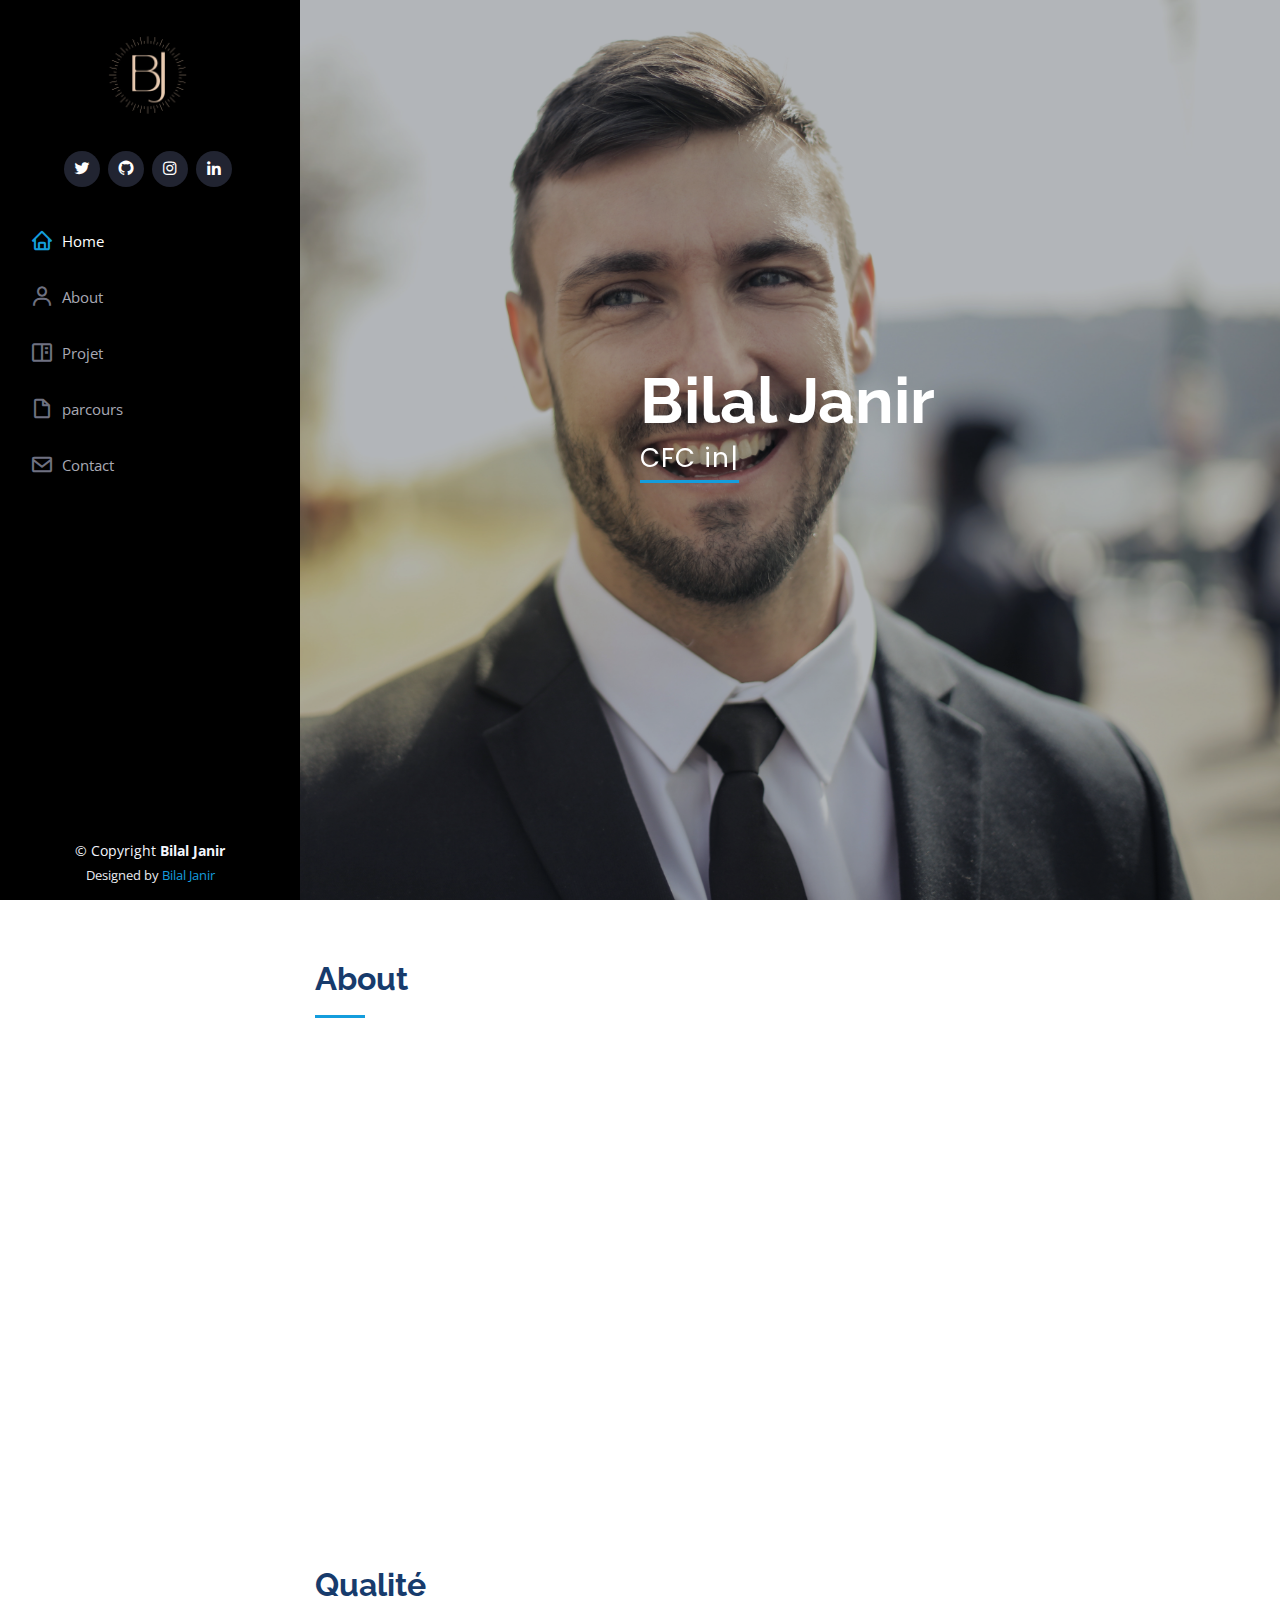
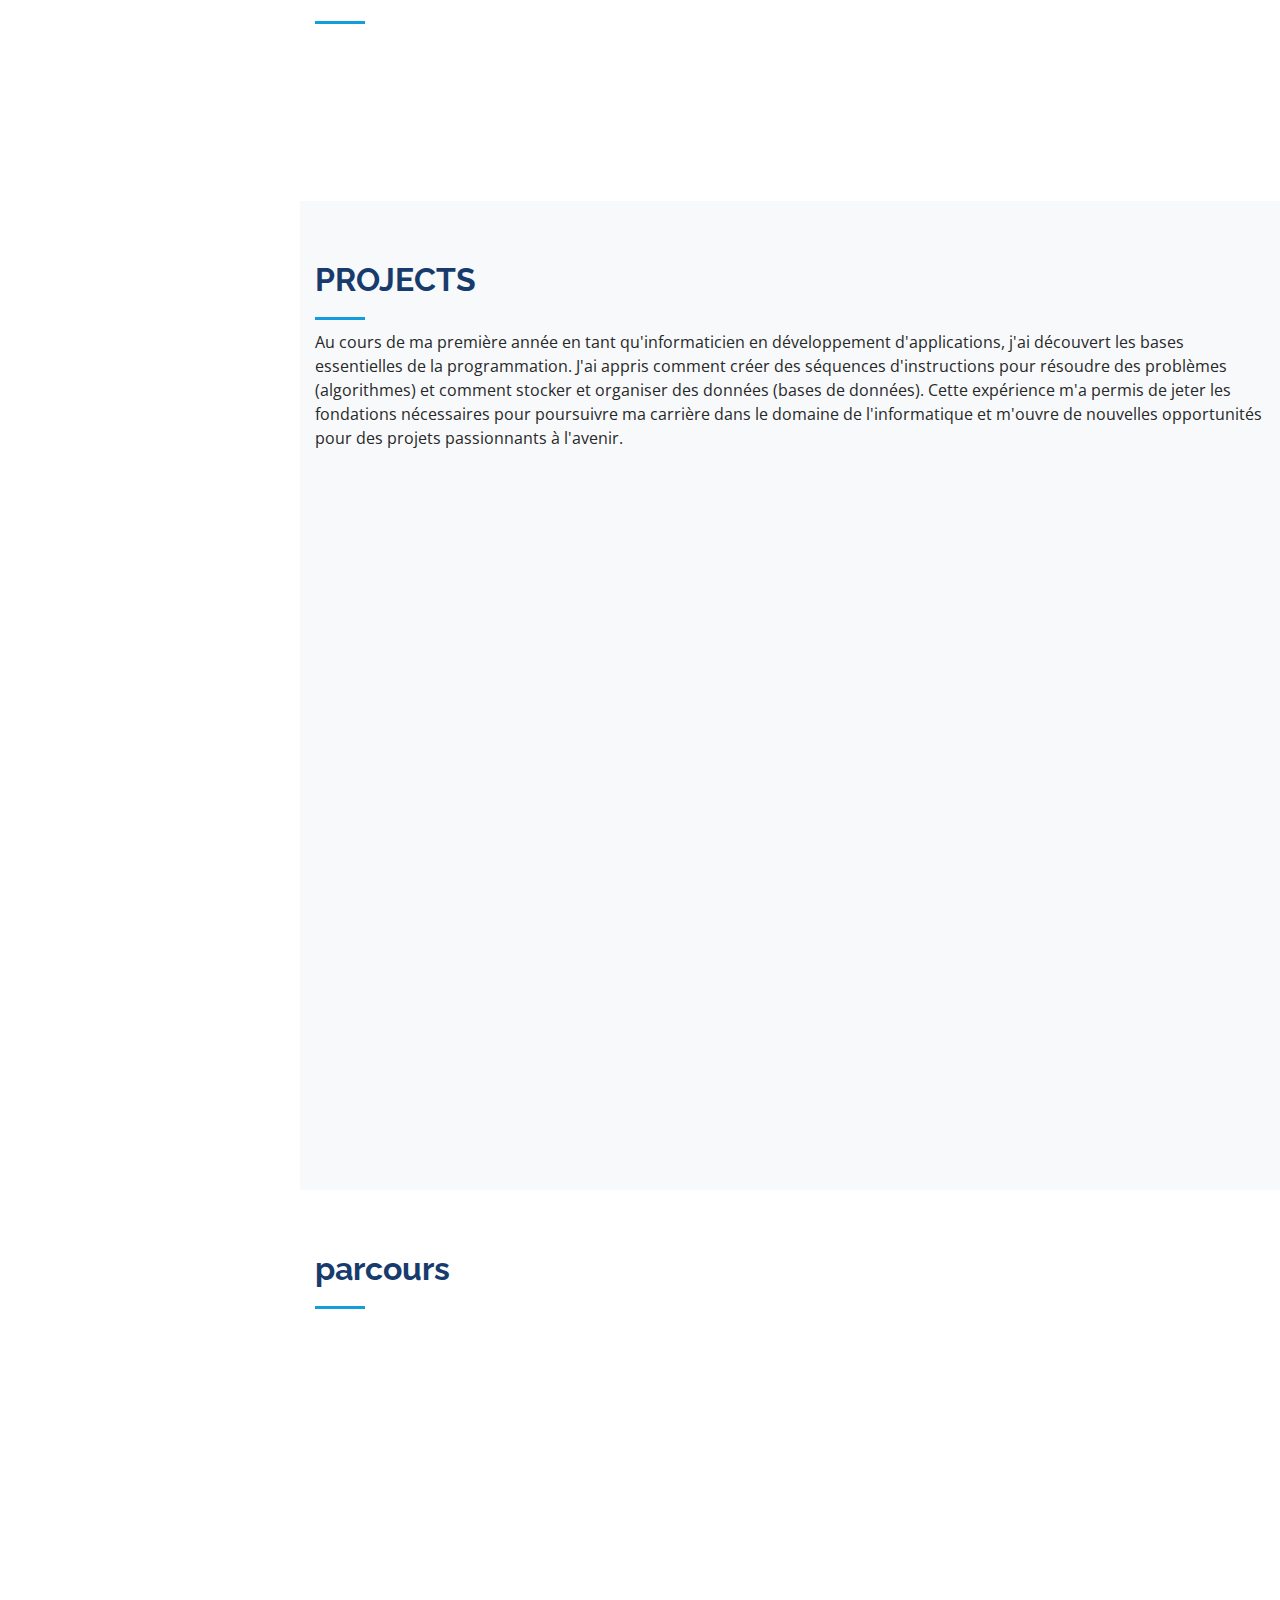
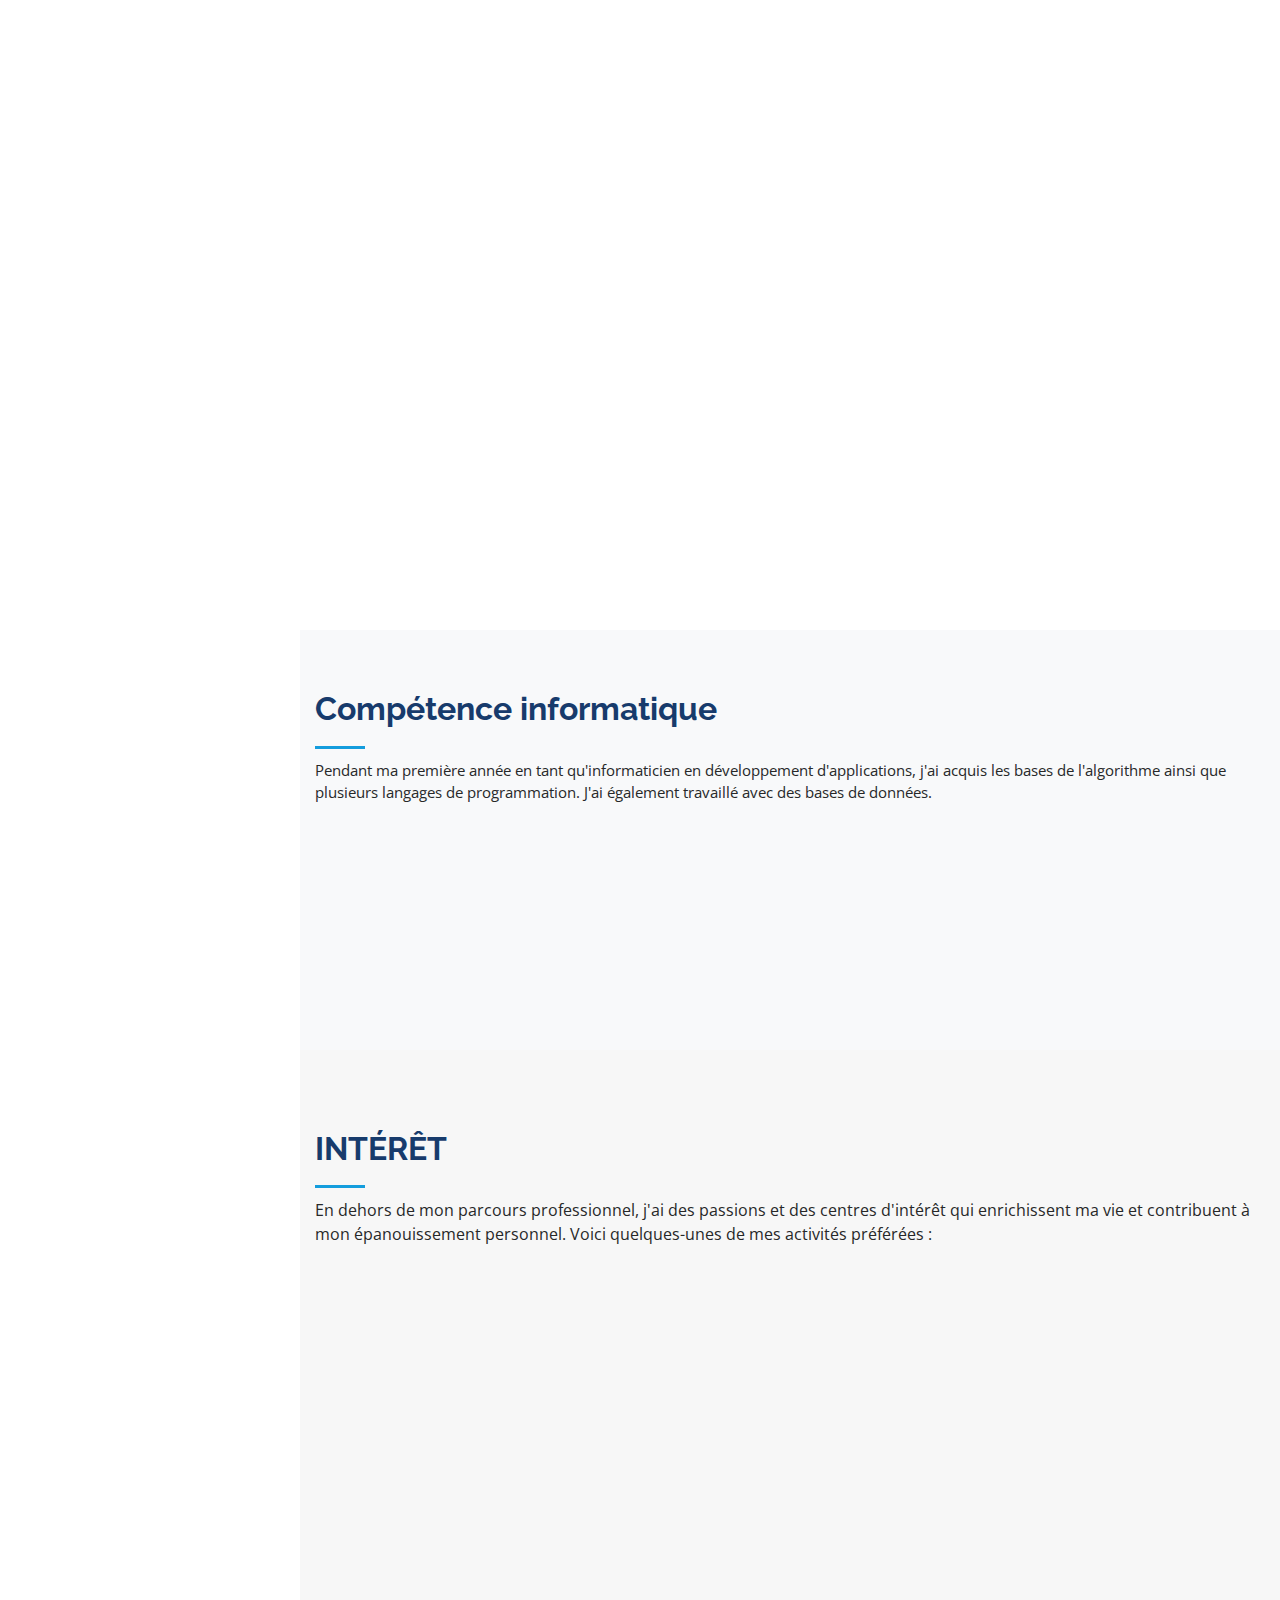
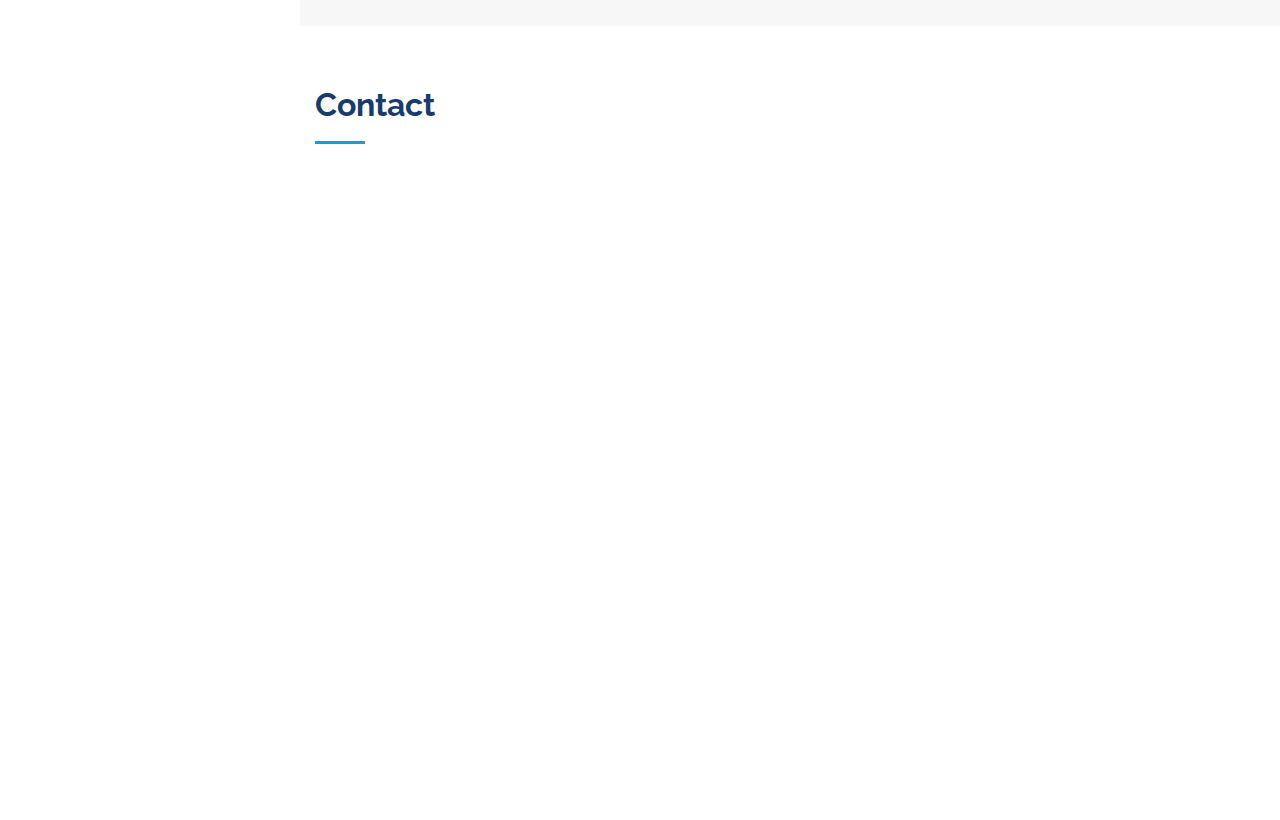
<file: index.html>
<!DOCTYPE html>
<html lang="fr">
<head>
    <meta charset="utf-8">
    <meta content="width=device-width, initial-scale=1.0" name="viewport">
    <title>Portfolio</title>
    <meta content="" name="description">
    <meta content="" name="keywords">
    <link href="https://fonts.googleapis.com/css?family=Open+Sans:300,300i,400,400i,600,600i,700,700i|Raleway:300,300i,400,400i,500,500i,600,600i,700,700i|Poppins:300,300i,400,400i,500,500i,600,600i,700,700i" rel="stylesheet">
    <link href="assets/vendor/bootstrap/css/bootstrap.min.css" rel="stylesheet">
    <link href="assets/vendor/icofont/icofont.min.css" rel="stylesheet">
    <link href="assets/vendor/boxicons/css/boxicons.min.css" rel="stylesheet">
    <link href="assets/vendor/venobox/venobox.css" rel="stylesheet">
    <link href="assets/vendor/owl.carousel/assets/owl.carousel.min.css" rel="stylesheet">
    <link href="assets/vendor/aos/aos.css" rel="stylesheet">
    <link href="assets/css/style.css" rel="stylesheet">

</head>
<body>
<button type="button" class="mobile-nav-toggle d-xl-none"><i class="icofont-navigation-menu"></i></button>

<header id="header">
    <div class="d-flex flex-column">

        <div class="profile">
            <img src="assets/img/img1.png" alt="">
            <div class="social-links mt-3 text-center">
                <a href="#" class="twitter"><i class="bx bxl-twitter"></i></a>
                <a href="https://github.com/Bilaljanir" class="github"><i class="bx bxl-github"></i></a>
                <a href="#" class="instagram"><i class="bx bxl-instagram"></i></a>
                <a href="#" class="linkedin"><i class="bx bxl-linkedin"></i></a>
            </div>
        </div>

        <nav class="nav-menu">
            <ul>
                <li class="active"><a href="index.html"><i class="bx bx-home"></i> <span>Home</span></a></li>
                <li><a href="#about"><i class="bx bx-user"></i> <span>About</span></a></li>
                <li><a href="#projet"><i class="bx bx-book-content"></i>Projet</a></li>
                <li><a href="#resume"><i class="bx bx-file-blank"></i> <span>parcours</span></a></li>
                <li><a href="#contact"><i class="bx bx-envelope"></i>Contact</a></li>
            </ul>
        </nav>
        <button type="button" class="mobile-nav-toggle d-xl-none"><i class="icofont-navigation-menu"></i></button>
    </div>
</header>

<main id="main">

<section id="hero" class="d-flex flex-column justify-content-center align-items-center">
    <div class="hero-container" data-aos="fade-in">
        <h1>Bilal Janir</h1>
        <p><span class="typed" data-typed-items="CFC informaticien en development d'application"></span></p>
    </div>
</section>
<section id="about" class="about">
    <div class="container">

        <div class="section-title">
            <h2>About</h2>
        </div>

        <div class="row">
            <div class="col-lg-4" data-aos="fade-right" style="margin-top: 15px;">
                <img src="assets/img/img3.jpg" class="img-fluid" alt="">
            </div>

            <div class="col-lg-8 pt-4 pt-lg-0 content" data-aos="fade-left">
                <h3>Apprentis informaticien dévellopement d'application.</h3>
                <p class="font-italic" style="color: #1c7430">
                    CHEZ JOBTRK SCHOOL
                </p>
                <div class="row">
                    <div class="col-lg-6">
                        <ul>
                            <li><i class="icofont-rounded-right"></i> <strong>Birthday:</strong> 1 Janvier 2003</li>
                            <li><i class="icofont-rounded-right"></i> <strong>Nationality:</strong> Libanais / Syrien</li>
                            <li><i class="icofont-rounded-right"></i> <strong>Date d'arriver en suisse:</strong> Octobre 2017</li>
                        </ul>
                    </div>
                    <div class="col-lg-6">
                        <ul>
                            <li><i class="icofont-rounded-right"></i> <strong>Language:</strong> Arabe / Français / Anglais </li>
                            <li><i class="icofont-rounded-right"></i> <strong>Email:</strong> bilaljanir@gmail.com</li>
                            <li><i class="icofont-rounded-right"></i> <strong>City:</strong> Yverdon-Les-Bains</li>
                        </ul>
                    </div>
                </div>
                <p style="font-size: 15px">
                    "Je suis actuellement en apprentissage en 1ʳᵉ année informatique ! Passionné par les technologies numériques, j'ai saisi l'opportunité de me former dans ce domaine en constante évolution. Mon objectif est d'acquérir des compétences solides en programmation, gestion de projets et résolution de problèmes informatiques. Je suis ravi de cette expérience d'apprentissage et déterminé à contribuer au monde de l'informatique avec enthousiasme et dévouement."                </p>
            </div>
        </div>
    </div>
</section>
    <section id="facts" class="facts">
        <div class="container">
            <div class="section-title">
                <h2>Qualité</h2>
            </div>
            <div class="row no-gutters">
                <div class="col-lg-3 col-md-6 d-md-flex align-items-md-stretch" data-aos="fade-up">
                    <div class="count-box">
                        <i class="icofont-simple-smile"></i>
                        <p><strong>Esprit créatif</strong></p>
                    </div>
                </div>
                <div class="col-lg-3 col-md-6 d-md-flex align-items-md-stretch" data-aos="fade-up" data-aos-delay="100">
                    <div class="count-box">
                        <i class="icofont-clip-board"></i>
                        <p><strong>Précis et Organisé</strong></p>
                    </div>
                </div>
                <div class="col-lg-3 col-md-6 d-md-flex align-items-md-stretch" data-aos="fade-up" data-aos-delay="200">
                    <div class="count-box">
                        <i class="icofont-people"></i>
                        <p><strong>Travail en équipe</strong></p>
                    </div>
                </div>
                <div class="col-lg-3 col-md-6 d-md-flex align-items-md-stretch" data-aos="fade-up" data-aos-delay="300">
                    <div class="count-box">
                        <i class="icofont-runner-alt-1"></i>
                        <p><strong>Gestion de stress</strong></p>
                    </div>
                </div>

            </div>
        </div>
    </section>
    <section id="projet" class="portfolio section-bg">
        <div class="container">
            <div class="section-title">
                <h2>PROJECTS</h2>
                <p>Au cours de ma première année en tant qu'informaticien en développement d'applications, j'ai découvert les bases essentielles de la programmation. J'ai appris comment créer des séquences d'instructions pour résoudre des problèmes (algorithmes) et comment stocker et organiser des données (bases de données). Cette expérience m'a permis de jeter les fondations nécessaires pour poursuivre ma carrière dans le domaine de l'informatique et m'ouvre de nouvelles opportunités pour des projets passionnants à l'avenir.</p>
            </div>
            <div class="row portfolio-container" data-aos="fade-up" data-aos-delay="100">
                <div class="col-lg-4 col-md-6 portfolio-item filter-app">
                    <div class="portfolio-wrap">
                        <img src="assets/img/img4.png" class="img-fluid" alt="">
                        <div class="portfolio-links">
                            <a href="projet.html" title="App 1"><i class="bx bx-plus"></i></a>
                        </div>
                        <h3>Projet Static</h3>
                        <p class="tags">
                            <span class="tag tag-html">HTML</span>
                            <span class="tag tag-css">CSS</span>
                        </p>
                </div>
                </div>
                <div class="col-lg-4 col-md-6 portfolio-item filter-app">
                    <div class="portfolio-wrap">
                        <img src="assets/img/img5.png" class="img-fluid" alt="">
                        <div class="portfolio-links">
                            <a href="projet.html" title="App 2"><i class="bx bx-plus"></i></a>
                        </div>
                        <h3>Blog Laravel</h3>
                        <p class="tags">
                            <span class="tag tag-laravel">Laravel</span>
                            <span class="tag tag-html">HTML</span>
                            <span class="tag tag-css">CSS</span>
                        </p>
                    </div>
                </div>
                <div class="col-lg-4 col-md-6 portfolio-item filter-app">
                    <div class="portfolio-wrap">
                        <img src="assets/img/img6.png" class="img-fluid" alt="">
                        <div class="portfolio-links">
                            <a href="projet.html" title="App 3"><i class="bx bx-plus"></i></a>
                        </div>
                        <h3>Calculateur Moyenne</h3>
                        <p class="tags">
                            <span class="tag tag-php">PHP</span>
                            <span class="tag tag-html">HTML</span>
                            <span class="tag tag-css">CSS</span>
                        </p>
                    </div>
                </div>
                <div class="col-lg-4 col-md-6 portfolio-item filter-app">
                    <div class="portfolio-wrap">
                        <img src="assets/img/img7.png" class="img-fluid" alt="">
                        <div class="portfolio-links">
                            <a href="projet.html" title="App 4"><i class="bx bx-plus"></i></a>
                        </div>
                        <h3>Gestion de Budget</h3>
                        <p class="tags">
                            <span class="tag tag-new">Python</span>
                            <span class="tag tag-html">HTML</span>
                            <span class="tag tag-css">CSS</span>
                        </p>
                    </div>
                </div>
            </div>
        </div>
    </section>
    <section id="resume" class="resume">
        <div class="container">

            <div class="section-title">
                <h2>parcours</h2>
            </div>
            <div class="row">
                <div class="col-lg-6" data-aos="fade-up">
                    <h3 class="resume-title">Actuellemt</h3>
                    <div class="resume-item pb-0">
                        <h4>Apprentis informaticien chez JOBTREK SCHOOL</h4>
                        <p><em>Lausanne</em></p>
                        <h5>2023 - 2024</h5>
                        <p><em>Je passe actuellement ma première année d'apprentissage à Jobtrk. C'est une fondation suisse qui contribue à offrir un avenir et de l’espérance aux jeunes. Son offre complète se construit autour d’un lien fort avec les entreprises </em></p>
                    </div>
                    <h3 class="resume-title">Education</h3>
                    <div class="resume-item">
                        <h4>Ecole obligatoire</h4>
                        <p><em>Yverdon-les-Bains </em></p>
                        <h5>2018 - 2020</h5>
                        <p>Certificat de fin scolarité</p>
                    </div>
                    <div class="resume-item">
                        <h4>Mesure Transition</h4>
                        <p><em>Yverdon-les-Bains</em></p>
                        <h5>2021 - 2022</h5>
                        <p><em>EDT et SEMO</em></p>
                        <p>Pendant ces 2 ans, j'ai été à la recherche d'une place d'apprentissage dans le domaine de la technologie, car je suis passionné par ce domaine. La technologie est un secteur en constante évolution, et je souhaitais acquérir des compétences pratiques et théoriques pour contribuer aux avancées technologiques de demain.</p>                    </div>
                </div>
                <div class="col-lg-6" data-aos="fade-up" data-aos-delay="100">
                    <h3 class="resume-title">Professional Experience</h3>
                    <div class="resume-item">
                        <h4>Employé chez mcdonald's</h4>
                        <p><em>Lully FR</em></p>
                        <h5>1 janvier 2022 -> Present</h5>
                        <p>Je travaille chez mcdonald's pendant mes vacances et le week-end avant que je commence mon apprentissage et actuellement je travaille 8 heures par semaine. </p>
                        <li>Cette expérience me permet de développer des compétences en travail d'équipe, en service à la clientèle et en gestion du temps</li>
                    </div>
                </div>
            </div>
        </div>
    </section>
    <section id="skills" class="skills section-bg">
        <div class="container">
            <div class="section-title">
                <h2>Compétence informatique</h2>
                <p style="font-size: 15px">Pendant ma première année en tant qu'informaticien en développement d'applications, j'ai acquis les bases de l'algorithme ainsi que plusieurs langages de programmation. J'ai également travaillé avec des bases de données.</p>
            </div>
            <div class="row skills-content">
                <div class="col-lg-6" data-aos="fade-up">
                    <div class="progress">
                        <span class="skill">HTML <i class="val"></i></span>
                        <div class="progress-bar-wrap">
                            <div class="progress-bar" role="progressbar" aria-valuenow="90" aria-valuemin="0" aria-valuemax="50"></div>
                        </div>
                    </div>

                    <div class="progress">
                        <span class="skill">CSS <i class="val"></i></span>
                        <div class="progress-bar-wrap">
                            <div class="progress-bar" role="progressbar" aria-valuenow="90" aria-valuemin="0" aria-valuemax="100"></div>
                        </div>
                    </div>
                    <div class="progress">
                        <span class="skill">JavaScript <i class="val"></i></span>
                        <div class="progress-bar-wrap">
                            <div class="progress-bar" role="progressbar" aria-valuenow="50" aria-valuemin="0" aria-valuemax="100"></div>
                        </div>
                    </div>

                </div>
                <div class="col-lg-6" data-aos="fade-up" data-aos-delay="100">
                    <div class="progress">
                        <span class="skill">PHP <i class="val"></i></span>
                        <div class="progress-bar-wrap">
                            <div class="progress-bar" role="progressbar" aria-valuenow="60" aria-valuemin="0" aria-valuemax="100"></div>
                        </div>
                    </div>
                    <div class="progress">
                        <span class="skill">Python <i class="val"></i></span>
                        <div class="progress-bar-wrap">
                            <div class="progress-bar" role="progressbar" aria-valuenow="50" aria-valuemin="0" aria-valuemax="100"></div>
                        </div>
                    </div>
                    <div class="progress">
                        <span class="skill">Java<i class="val"></i></span>
                        <div class="progress-bar-wrap">
                            <div class="progress-bar" role="progressbar" aria-valuenow="30" aria-valuemin="0" aria-valuemax="100"></div>
                        </div>
                    </div>
                </div>
            </div>
        </div>
    </section>
    <section id="interets" class="section-bg">
        <div class="container">
            <div class="section-title">
                <h2>INTÉRÊT</h2>
                <p>En dehors de mon parcours professionnel, j'ai des passions et des centres d'intérêt qui enrichissent ma vie et contribuent à mon épanouissement personnel. Voici quelques-unes de mes activités préférées :</p>
            </div>
            <div class="row">
                <div class="col-lg-4 col-md-6" data-aos="fade-up">
                    <div class="icon-box">
                        <i class="icofont-bicycle"></i>
                        <h4>Vélo</h4>
                        <p>Lorsqu'il fait beau et je n'ai rien à faire</p>
                    </div>
                </div>
                <div class="col-lg-4 col-md-6" data-aos="fade-up" data-aos-delay="100">
                    <div class="icon-box">
                        <i class="icofont-dumbbell"></i>
                        <h4>Fitness</h4>
                        <p>Je fais le fitness pour prendre soin de mon corps, améliorer ma santé et me sentir plein d'énergie au quotidien.</p>
                    </div>
                </div>
                <div class="col-lg-4 col-md-6" data-aos="fade-up" data-aos-delay="200">
                    <div class="icon-box">
                        <i class="icofont-tree-alt"></i>
                        <h4>Balade dans la nature</h4>
                        <p>Les balades dans la nature sont pour moi un moyen de me détendre. J'aime partir pour découvrir des nouveaux endroits</p>
                    </div>
                </div>
            </div>
        </div>
    </section>

    <section id="contact" class="contact">
        <div class="container">
            <div class="section-title">
                <h2>Contact</h2>
            </div>

            <div class="row" data-aos="fade-in">
                <div class="col-lg-5 d-flex align-items-stretch">
                    <div class="info">
                        <div class="address">
                            <i class="icofont-google-map"></i>
                            <h4>Location:</h4>
                            <p>Yverdon-les-Bains, Rue de la Plaine 53</p>
                        </div>

                        <div class="email">
                            <i class="icofont-envelope"></i>
                            <h4>Email:</h4>
                            <p>bilaljanir@gmail.com</p>
                        </div>

                        <div class="phone">
                            <i class="icofont-phone"></i>
                            <h4>Call:</h4>
                            <p>+77 952 40 42</p>
                        </div>
                    </div>
                </div>

                <div class="col-lg-7 d-flex align-items-stretch">
                    <div class="info">
                        <div class="map">
                            <iframe src="https://www.google.com/maps/embed?pb=!1m18!1m12!1m3!1d2732.3747438138657!2d6.640062655953613!3d46.77721969690341!2m3!1f0!2f0!3f0!3m2!1i1024!2i768!4f13.1!3m3!1m2!1s0x478dcf90117f180d%3A0xa51366e347878271!2sRue%20de%20la%20Plaine%2053%2C%201400%20Yverdon-les-Bains!5e0!3m2!1sfr!2sch!4v1691412011111!5m2!1sfr!2sch" width="100%" height="450" style="border:0;" allowfullscreen="" loading="lazy" referrerpolicy="no-referrer-when-downgrade"></iframe>
                        </div>
                    </div>
                </div>
            </div>
        </div>
    </section>


</main>
<footer id="footer">
    <div class="container">
        <div class="copyright">
            &copy; Copyright <strong><span>Bilal Janir</span></strong>
        </div>
        <div class="credits">
            Designed by <a href="#">Bilal Janir</a>
        </div>
    </div>
</footer>
<a href="#" class="back-to-top"><i class="icofont-simple-up"></i></a>


<script src="assets/vendor/jquery/jquery.min.js"></script>
<script src="assets/vendor/bootstrap/js/bootstrap.bundle.min.js"></script>
<script src="assets/vendor/jquery.easing/jquery.easing.min.js"></script>
<script src="assets/vendor/waypoints/jquery.waypoints.min.js"></script>
<script src="assets/vendor/counterup/counterup.min.js"></script>
<script src="assets/vendor/isotope-layout/isotope.pkgd.min.js"></script>
<script src="assets/vendor/venobox/venobox.min.js"></script>
<script src="assets/vendor/owl.carousel/owl.carousel.min.js"></script>
<script src="assets/vendor/typed.js/typed.min.js"></script>
<script src="assets/vendor/aos/aos.js"></script>
<script src="assets/js/main.js"></script>

    </body>

</html>
</file>
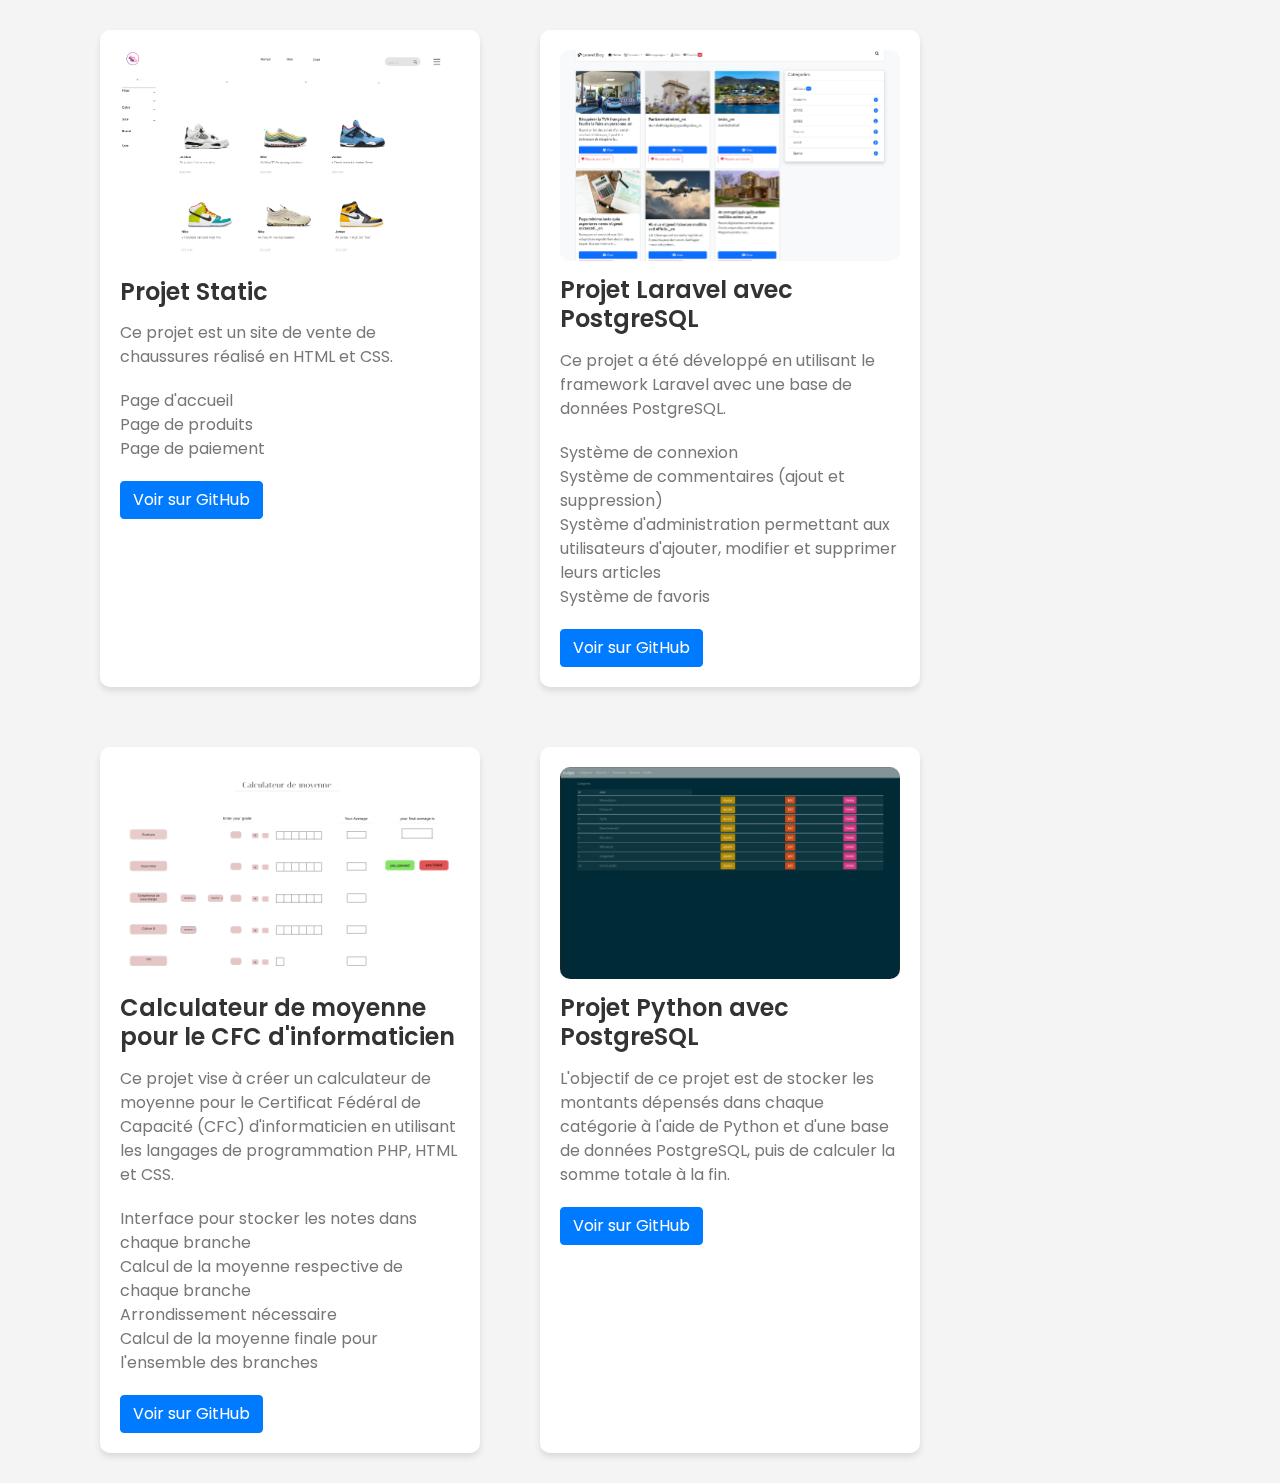
<file: projet.html>
<!DOCTYPE html>
<html lang="fr">
<head>
    <meta charset="UTF-8">
    <meta name="viewport" content="width=device-width, initial-scale=1.0">
    <meta http-equiv="X-UA-Compatible" content="ie=edge">
    <title>Projets</title>
    <link href="https://fonts.googleapis.com/css?family=Open+Sans:300,400,600,700|Raleway:300,400,500,600,700|Poppins:300,400,500,600,700" rel="stylesheet">
    <link href="assets/vendor/bootstrap/css/bootstrap.min.css" rel="stylesheet">
    <link href="assets/vendor/icofont/icofont.min.css" rel="stylesheet">
    <link href="assets/vendor/boxicons/css/boxicons.min.css" rel="stylesheet">
    <link href="assets/vendor/venobox/venobox.css" rel="stylesheet">
    <link href="assets/vendor/owl.carousel/assets/owl.carousel.min.css" rel="stylesheet">
    <link href="assets/vendor/aos/aos.css" rel="stylesheet">
    <link href="assets/css/projet.css" rel="stylesheet">
</head>
<body>

<section id="projet" class="portfolio section-bg">
    <div class="container">
        <div class="row portfolio-container">
            <div class="col-lg-4 col-md-6 portfolio-item filter-app" data-aos="fade-up">
                <div class="portfolio-wrap">
                    <img src="assets/img/img4.png" class="img-fluid" alt="">
                    <h3>Projet Static</h3>
                    <p>Ce projet est un site de vente de chaussures réalisé en HTML et CSS.</p>
                    <ul>
                        <li>Page d'accueil</li>
                        <li>Page de produits</li>
                        <li>Page de paiement</li>
                    </ul>
                    <a href="https://github.com/Bilaljanir/22_static_site_team2" class="btn btn-primary">Voir sur GitHub</a>
                </div>
            </div>
            <div class="col-lg-4 col-md-6 portfolio-item filter-app" data-aos="fade-up">
                <div class="portfolio-wrap">
                    <img src="assets/img/img5.png" class="img-fluid" alt="">
                    <h3>Projet Laravel avec PostgreSQL</h3>
                    <p>Ce projet a été développé en utilisant le framework Laravel avec une base de données PostgreSQL.</p>
                    <ul>
                        <li>Système de connexion</li>
                        <li>Système de commentaires (ajout et suppression)</li>
                        <li>Système d'administration permettant aux utilisateurs d'ajouter, modifier et supprimer leurs articles</li>
                        <li>Système de favoris</li>
                    </ul>
                    <a href="https://github.com/Bilaljanir/blog-php" class="btn btn-primary">Voir sur GitHub</a>
                </div>
            </div>
            <div class="col-lg-4 col-md-6 portfolio-item filter-app" data-aos="fade-up">
                <div class="portfolio-wrap">
                    <img src="assets/img/img6.png" class="img-fluid" alt="">
                    <h3>Calculateur de moyenne pour le CFC d'informaticien</h3>
                    <p>Ce projet vise à créer un calculateur de moyenne pour le Certificat Fédéral de Capacité (CFC) d'informaticien en utilisant les langages de programmation PHP, HTML et CSS.</p>
                    <ul>
                        <li>Interface pour stocker les notes dans chaque branche</li>
                        <li>Calcul de la moyenne respective de chaque branche</li>
                        <li>Arrondissement nécessaire</li>
                        <li>Calcul de la moyenne finale pour l'ensemble des branches</li>
                    </ul>
                    <a href="https://github.com/Bilaljanir/Calculateur-PHP" class="btn btn-primary">Voir sur GitHub</a>
                </div>
            </div>
            <div class="col-lg-4 col-md-6 portfolio-item filter-app" data-aos="fade-up">
                <div class="portfolio-wrap">
                    <img src="assets/img/img7.png" class="img-fluid" alt="">
                    <h3>Projet Python avec PostgreSQL</h3>
                    <p>L'objectif de ce projet est de stocker les montants dépensés dans chaque catégorie à l'aide de Python et d'une base de données PostgreSQL, puis de calculer la somme totale à la fin.</p>
                    <a href="https://github.com/Bilaljanir/gestion-budget" class="btn btn-primary">Voir sur GitHub</a>
                </div>
            </div>
        </div>
    </div>
</section>

<script src="assets/vendor/jquery/jquery.min.js"></script>
<script src="assets/vendor/bootstrap/js/bootstrap.bundle.min.js"></script>
<script src="assets/vendor/jquery.easing/jquery.easing.min.js"></script>
<script src="assets/vendor/waypoints/jquery.waypoints.min.js"></script>
<script src="assets/vendor/counterup/counterup.min.js"></script>
<script src="assets/vendor/isotope-layout/isotope.pkgd.min.js"></script>
<script src="assets/vendor/venobox/venobox.min.js"></script>
<script src="assets/vendor/owl.carousel/owl.carousel.min.js"></script>
<script src="assets/vendor/typed.js/typed.min.js"></script>
<script src="assets/vendor/aos/aos.js"></script>
<script src="assets/js/main.js"></script>
</body>
</html>
</file>
<file: assets/vendor/venobox/venobox.css>
/* ------ venobox.css --------*/
.vbox-overlay *, .vbox-overlay *:before, .vbox-overlay *:after{
    -webkit-backface-visibility: hidden;
    -webkit-box-sizing:border-box;
    -moz-box-sizing:border-box;
    box-sizing:border-box;
}
.vbox-overlay * { 
    -webkit-backface-visibility: visible;
    backface-visibility: visible;
}
.vbox-overlay{
    display: -webkit-flex;
    display: flex;
    -webkit-flex-direction: column;
    flex-direction: column;
    -webkit-justify-content: center;
    justify-content: center;
    -webkit-align-items: center;
    align-items: center;
    position: fixed;
    left: 0;
    top: 0;
    bottom: 0;
    right: 0;
    z-index: 999999;
}

/* ----- navigation ----- */
.vbox-title{
    width: 100%;
    height: 40px;
    float: left;
    text-align: center;
    line-height: 28px;
    font-size: 12px;
    padding: 6px 50px;
    overflow: hidden;
    position: fixed;
    display: none;
    left: 0;
    z-index: 89;
}
.vbox-close{
    cursor: pointer;
    position: fixed;
    top: -1px;
    right: 0;
    width: 50px;
    height: 40px;
    padding: 6px;
    display: block;
    background-position:10px center;
    overflow: hidden;
    font-size: 24px;
    line-height: 1;
    text-align: center;
    z-index: 99;
}
.vbox-left{
    cursor: pointer;
    position: fixed;
    left: 0;
    height: 40px;
    overflow: hidden;
    line-height: 28px;
    font-size: 12px;
    z-index: 99;
    display: flex;
    align-items:center;
}
.vbox-num{
    display: inline-block;
    margin: 6px 0 6px 15px;
}
/* ----- Social share ----- */
.vbox-share{
    line-height: 28px;
    font-size: 12px;
    overflow: hidden;
    position: fixed;
    left: 0;
    z-index: 98;
    display: flex;
    align-items:center;
    justify-content: center;
    width: 100%;
    text-align: center;
}
.vbox-share svg{
    max-height: 28px;
    width: 28px;
    z-index: 10;
    margin-left: 12px;
    margin-top: 6px;
    margin-bottom: 6px;
    vertical-align: middle;
}


/* ----- navigation ARROWS ----- */
.vbox-next, .vbox-prev{
    position: fixed;
    top: 50%;
    margin-top: -15px;
    overflow: hidden;
    cursor: pointer;
    display: block;
    width: 45px;
    height: 45px;
    z-index: 99;
}
.vbox-next span, .vbox-prev span{
    position: relative;
    width: 20px;
    height: 20px;
    border: 2px solid transparent;
    border-top-color: #B6B6B6;
    border-right-color: #B6B6B6;
    text-indent: -100px;
    position: absolute;
    top: 8px;
    display: block;
}
.vbox-prev{
    left: 15px;
}
.vbox-next{
    right: 15px;
}
.vbox-prev span{
    left: 10px;
    -ms-transform: rotate(-135deg);
    -webkit-transform: rotate(-135deg);
    transform: rotate(-135deg);
}
.vbox-next span{
    -ms-transform: rotate(45deg);
    -webkit-transform: rotate(45deg);
    transform: rotate(45deg);
    right: 10px;
}
/* ------- inline window ------ */
.vbox-inline{
    width: 420px;
    height: 315px;
    height: 70vh;
    padding: 10px;
    background: #fff;
    margin: 0 auto;
    overflow: auto;
    text-align: left;
}
/* ------- Video & iFrames window ------ */
.venoframe{
    max-width: 100%;
    width: 100%;
    border: none;
    width: 100%;
    height: 260px;
    height: 70vh;
}
.venoframe.vbvid{
    height: 260px;
}
@media (min-width: 768px) {
    .venoframe, .vbox-inline{
        width: 90%;
        height: 360px;
        height: 70vh;
    }
    .venoframe.vbvid{
        width: 640px;
        height: 360px;
    }
}
@media (min-width: 992px) {
    .venoframe, .vbox-inline{
        max-width: 1200px;
        width: 80%;
        height: 540px;
        height: 70vh;
    }
    .venoframe.vbvid{
        width: 960px;
        height: 540px;
    }
}
/* 
Please do NOT edit this part! 
or at least read this note: http://i.imgur.com/7C0ws9e.gif
*/
.vbox-open{
    overflow: hidden;
}
.vbox-container{
    position: absolute;
    left: 0;
    right: 0;
    top: 0;
    bottom: 0;
    overflow-x: hidden;
    overflow-y: scroll;
    overflow-scrolling: touch;
    -webkit-overflow-scrolling: touch;
    z-index: 20;
    max-height: 100%;

}

.vbox-content{
    text-align: center;
    float: left;
    width: 100%;
    position: relative;
    overflow: hidden;
    padding: 20px 4%;
}
.vbox-container img{
    max-width: 100%;
    height: auto;
}
.vbox-figlio{
    box-shadow: 0 0 12px rgba(0,0,0,0.19), 0 6px 6px rgba(0,0,0,0.23);
    max-width: 100%;
    text-align: initial;
}
img.vbox-figlio{
    -webkit-user-select: none;
-khtml-user-select: none;
-moz-user-select: none;
-o-user-select: none;
user-select: none;
}
.vbox-content.swipe-left{
    margin-left: -200px !important;
}
.vbox-content.swipe-right{
    margin-left: 200px !important;
}
.vbox-animated{
    webkit-transition: margin 300ms ease-out;
    transition: margin 300ms ease-out;
}

/* ---------- preloader ----------
 * SPINKIT 
 * http://tobiasahlin.com/spinkit/
-------------------------------- */
.sk-double-bounce,.sk-rotating-plane{width:40px;height:40px;margin:40px auto}.sk-rotating-plane{background-color:#333;-webkit-animation:sk-rotatePlane 1.2s infinite ease-in-out;animation:sk-rotatePlane 1.2s infinite ease-in-out}@-webkit-keyframes sk-rotatePlane{0%{-webkit-transform:perspective(120px) rotateX(0) rotateY(0);transform:perspective(120px) rotateX(0) rotateY(0)}50%{-webkit-transform:perspective(120px) rotateX(-180.1deg) rotateY(0);transform:perspective(120px) rotateX(-180.1deg) rotateY(0)}100%{-webkit-transform:perspective(120px) rotateX(-180deg) rotateY(-179.9deg);transform:perspective(120px) rotateX(-180deg) rotateY(-179.9deg)}}@keyframes sk-rotatePlane{0%{-webkit-transform:perspective(120px) rotateX(0) rotateY(0);transform:perspective(120px) rotateX(0) rotateY(0)}50%{-webkit-transform:perspective(120px) rotateX(-180.1deg) rotateY(0);transform:perspective(120px) rotateX(-180.1deg) rotateY(0)}100%{-webkit-transform:perspective(120px) rotateX(-180deg) rotateY(-179.9deg);transform:perspective(120px) rotateX(-180deg) rotateY(-179.9deg)}}.sk-double-bounce{position:relative}.sk-double-bounce .sk-child{width:100%;height:100%;border-radius:50%;background-color:#333;opacity:.6;position:absolute;top:0;left:0;-webkit-animation:sk-doubleBounce 2s infinite ease-in-out;animation:sk-doubleBounce 2s infinite ease-in-out}.sk-chasing-dots .sk-child,.sk-spinner-pulse,.sk-three-bounce .sk-child{background-color:#333;border-radius:100%}.sk-double-bounce .sk-double-bounce2{-webkit-animation-delay:-1s;animation-delay:-1s}@-webkit-keyframes sk-doubleBounce{0%,100%{-webkit-transform:scale(0);transform:scale(0)}50%{-webkit-transform:scale(1);transform:scale(1)}}@keyframes sk-doubleBounce{0%,100%{-webkit-transform:scale(0);transform:scale(0)}50%{-webkit-transform:scale(1);transform:scale(1)}}.sk-wave{margin:40px auto;width:50px;height:40px;text-align:center;font-size:10px}.sk-wave .sk-rect{background-color:#333;height:100%;width:6px;display:inline-block;-webkit-animation:sk-waveStretchDelay 1.2s infinite ease-in-out;animation:sk-waveStretchDelay 1.2s infinite ease-in-out}.sk-wave .sk-rect1{-webkit-animation-delay:-1.2s;animation-delay:-1.2s}.sk-wave .sk-rect2{-webkit-animation-delay:-1.1s;animation-delay:-1.1s}.sk-wave .sk-rect3{-webkit-animation-delay:-1s;animation-delay:-1s}.sk-wave .sk-rect4{-webkit-animation-delay:-.9s;animation-delay:-.9s}.sk-wave .sk-rect5{-webkit-animation-delay:-.8s;animation-delay:-.8s}@-webkit-keyframes sk-waveStretchDelay{0%,100%,40%{-webkit-transform:scaleY(.4);transform:scaleY(.4)}20%{-webkit-transform:scaleY(1);transform:scaleY(1)}}@keyframes sk-waveStretchDelay{0%,100%,40%{-webkit-transform:scaleY(.4);transform:scaleY(.4)}20%{-webkit-transform:scaleY(1);transform:scaleY(1)}}.sk-wandering-cubes{margin:40px auto;width:40px;height:40px;position:relative}.sk-wandering-cubes .sk-cube{background-color:#333;width:10px;height:10px;position:absolute;top:0;left:0;-webkit-animation:sk-wanderingCube 1.8s ease-in-out -1.8s infinite both;animation:sk-wanderingCube 1.8s ease-in-out -1.8s infinite both}.sk-chasing-dots,.sk-spinner-pulse{width:40px;height:40px;margin:40px auto}.sk-wandering-cubes .sk-cube2{-webkit-animation-delay:-.9s;animation-delay:-.9s}@-webkit-keyframes sk-wanderingCube{0%{-webkit-transform:rotate(0);transform:rotate(0)}25%{-webkit-transform:translateX(30px) rotate(-90deg) scale(.5);transform:translateX(30px) rotate(-90deg) scale(.5)}50%{-webkit-transform:translateX(30px) translateY(30px) rotate(-179deg);transform:translateX(30px) translateY(30px) rotate(-179deg)}50.1%{-webkit-transform:translateX(30px) translateY(30px) rotate(-180deg);transform:translateX(30px) translateY(30px) rotate(-180deg)}75%{-webkit-transform:translateX(0) translateY(30px) rotate(-270deg) scale(.5);transform:translateX(0) translateY(30px) rotate(-270deg) scale(.5)}100%{-webkit-transform:rotate(-360deg);transform:rotate(-360deg)}}@keyframes sk-wanderingCube{0%{-webkit-transform:rotate(0);transform:rotate(0)}25%{-webkit-transform:translateX(30px) rotate(-90deg) scale(.5);transform:translateX(30px) rotate(-90deg) scale(.5)}50%{-webkit-transform:translateX(30px) translateY(30px) rotate(-179deg);transform:translateX(30px) translateY(30px) rotate(-179deg)}50.1%{-webkit-transform:translateX(30px) translateY(30px) rotate(-180deg);transform:translateX(30px) translateY(30px) rotate(-180deg)}75%{-webkit-transform:translateX(0) translateY(30px) rotate(-270deg) scale(.5);transform:translateX(0) translateY(30px) rotate(-270deg) scale(.5)}100%{-webkit-transform:rotate(-360deg);transform:rotate(-360deg)}}.sk-spinner-pulse{-webkit-animation:sk-pulseScaleOut 1s infinite ease-in-out;animation:sk-pulseScaleOut 1s infinite ease-in-out}@-webkit-keyframes sk-pulseScaleOut{0%{-webkit-transform:scale(0);transform:scale(0)}100%{-webkit-transform:scale(1);transform:scale(1);opacity:0}}@keyframes sk-pulseScaleOut{0%{-webkit-transform:scale(0);transform:scale(0)}100%{-webkit-transform:scale(1);transform:scale(1);opacity:0}}.sk-chasing-dots{position:relative;text-align:center;-webkit-animation:sk-chasingDotsRotate 2s infinite linear;animation:sk-chasingDotsRotate 2s infinite linear}.sk-chasing-dots .sk-child{width:60%;height:60%;display:inline-block;position:absolute;top:0;-webkit-animation:sk-chasingDotsBounce 2s infinite ease-in-out;animation:sk-chasingDotsBounce 2s infinite ease-in-out}.sk-chasing-dots .sk-dot2{top:auto;bottom:0;-webkit-animation-delay:-1s;animation-delay:-1s}@-webkit-keyframes sk-chasingDotsRotate{100%{-webkit-transform:rotate(360deg);transform:rotate(360deg)}}@keyframes sk-chasingDotsRotate{100%{-webkit-transform:rotate(360deg);transform:rotate(360deg)}}@-webkit-keyframes sk-chasingDotsBounce{0%,100%{-webkit-transform:scale(0);transform:scale(0)}50%{-webkit-transform:scale(1);transform:scale(1)}}@keyframes sk-chasingDotsBounce{0%,100%{-webkit-transform:scale(0);transform:scale(0)}50%{-webkit-transform:scale(1);transform:scale(1)}}.sk-three-bounce{margin:40px auto;width:80px;text-align:center}.sk-three-bounce .sk-child{width:20px;height:20px;display:inline-block;-webkit-animation:sk-three-bounce 1.4s ease-in-out 0s infinite both;animation:sk-three-bounce 1.4s ease-in-out 0s infinite both}.sk-circle .sk-child:before,.sk-fading-circle .sk-circle:before{display:block;border-radius:100%;content:'';background-color:#333}.sk-three-bounce .sk-bounce1{-webkit-animation-delay:-.32s;animation-delay:-.32s}.sk-three-bounce .sk-bounce2{-webkit-animation-delay:-.16s;animation-delay:-.16s}@-webkit-keyframes sk-three-bounce{0%,100%,80%{-webkit-transform:scale(0);transform:scale(0)}40%{-webkit-transform:scale(1);transform:scale(1)}}@keyframes sk-three-bounce{0%,100%,80%{-webkit-transform:scale(0);transform:scale(0)}40%{-webkit-transform:scale(1);transform:scale(1)}}.sk-circle{margin:40px auto;width:40px;height:40px;position:relative}.sk-circle .sk-child{width:100%;height:100%;position:absolute;left:0;top:0}.sk-circle .sk-child:before{margin:0 auto;width:15%;height:15%;-webkit-animation:sk-circleBounceDelay 1.2s infinite ease-in-out both;animation:sk-circleBounceDelay 1.2s infinite ease-in-out both}.sk-circle .sk-circle2{-webkit-transform:rotate(30deg);-ms-transform:rotate(30deg);transform:rotate(30deg)}.sk-circle .sk-circle3{-webkit-transform:rotate(60deg);-ms-transform:rotate(60deg);transform:rotate(60deg)}.sk-circle .sk-circle4{-webkit-transform:rotate(90deg);-ms-transform:rotate(90deg);transform:rotate(90deg)}.sk-circle .sk-circle5{-webkit-transform:rotate(120deg);-ms-transform:rotate(120deg);transform:rotate(120deg)}.sk-circle .sk-circle6{-webkit-transform:rotate(150deg);-ms-transform:rotate(150deg);transform:rotate(150deg)}.sk-circle .sk-circle7{-webkit-transform:rotate(180deg);-ms-transform:rotate(180deg);transform:rotate(180deg)}.sk-circle .sk-circle8{-webkit-transform:rotate(210deg);-ms-transform:rotate(210deg);transform:rotate(210deg)}.sk-circle .sk-circle9{-webkit-transform:rotate(240deg);-ms-transform:rotate(240deg);transform:rotate(240deg)}.sk-circle .sk-circle10{-webkit-transform:rotate(270deg);-ms-transform:rotate(270deg);transform:rotate(270deg)}.sk-circle .sk-circle11{-webkit-transform:rotate(300deg);-ms-transform:rotate(300deg);transform:rotate(300deg)}.sk-circle .sk-circle12{-webkit-transform:rotate(330deg);-ms-transform:rotate(330deg);transform:rotate(330deg)}.sk-circle .sk-circle2:before{-webkit-animation-delay:-1.1s;animation-delay:-1.1s}.sk-circle .sk-circle3:before{-webkit-animation-delay:-1s;animation-delay:-1s}.sk-circle .sk-circle4:before{-webkit-animation-delay:-.9s;animation-delay:-.9s}.sk-circle .sk-circle5:before{-webkit-animation-delay:-.8s;animation-delay:-.8s}.sk-circle .sk-circle6:before{-webkit-animation-delay:-.7s;animation-delay:-.7s}.sk-circle .sk-circle7:before{-webkit-animation-delay:-.6s;animation-delay:-.6s}.sk-circle .sk-circle8:before{-webkit-animation-delay:-.5s;animation-delay:-.5s}.sk-circle .sk-circle9:before{-webkit-animation-delay:-.4s;animation-delay:-.4s}.sk-circle .sk-circle10:before{-webkit-animation-delay:-.3s;animation-delay:-.3s}.sk-circle .sk-circle11:before{-webkit-animation-delay:-.2s;animation-delay:-.2s}.sk-circle .sk-circle12:before{-webkit-animation-delay:-.1s;animation-delay:-.1s}@-webkit-keyframes sk-circleBounceDelay{0%,100%,80%{-webkit-transform:scale(0);transform:scale(0)}40%{-webkit-transform:scale(1);transform:scale(1)}}@keyframes sk-circleBounceDelay{0%,100%,80%{-webkit-transform:scale(0);transform:scale(0)}40%{-webkit-transform:scale(1);transform:scale(1)}}.sk-cube-grid{width:40px;height:40px;margin:40px auto}.sk-cube-grid .sk-cube{width:33.33%;height:33.33%;background-color:#333;float:left;-webkit-animation:sk-cubeGridScaleDelay 1.3s infinite ease-in-out;animation:sk-cubeGridScaleDelay 1.3s infinite ease-in-out}.sk-cube-grid .sk-cube1{-webkit-animation-delay:.2s;animation-delay:.2s}.sk-cube-grid .sk-cube2{-webkit-animation-delay:.3s;animation-delay:.3s}.sk-cube-grid .sk-cube3{-webkit-animation-delay:.4s;animation-delay:.4s}.sk-cube-grid .sk-cube4{-webkit-animation-delay:.1s;animation-delay:.1s}.sk-cube-grid .sk-cube5{-webkit-animation-delay:.2s;animation-delay:.2s}.sk-cube-grid .sk-cube6{-webkit-animation-delay:.3s;animation-delay:.3s}.sk-cube-grid .sk-cube7{-webkit-animation-delay:0ms;animation-delay:0ms}.sk-cube-grid .sk-cube8{-webkit-animation-delay:.1s;animation-delay:.1s}.sk-cube-grid .sk-cube9{-webkit-animation-delay:.2s;animation-delay:.2s}@-webkit-keyframes sk-cubeGridScaleDelay{0%,100%,70%{-webkit-transform:scale3D(1,1,1);transform:scale3D(1,1,1)}35%{-webkit-transform:scale3D(0,0,1);transform:scale3D(0,0,1)}}@keyframes sk-cubeGridScaleDelay{0%,100%,70%{-webkit-transform:scale3D(1,1,1);transform:scale3D(1,1,1)}35%{-webkit-transform:scale3D(0,0,1);transform:scale3D(0,0,1)}}.sk-fading-circle{margin:40px auto;width:40px;height:40px;position:relative}.sk-fading-circle .sk-circle{width:100%;height:100%;position:absolute;left:0;top:0}.sk-fading-circle .sk-circle:before{margin:0 auto;width:15%;height:15%;-webkit-animation:sk-circleFadeDelay 1.2s infinite ease-in-out both;animation:sk-circleFadeDelay 1.2s infinite ease-in-out both}.sk-fading-circle .sk-circle2{-webkit-transform:rotate(30deg);-ms-transform:rotate(30deg);transform:rotate(30deg)}.sk-fading-circle .sk-circle3{-webkit-transform:rotate(60deg);-ms-transform:rotate(60deg);transform:rotate(60deg)}.sk-fading-circle .sk-circle4{-webkit-transform:rotate(90deg);-ms-transform:rotate(90deg);transform:rotate(90deg)}.sk-fading-circle .sk-circle5{-webkit-transform:rotate(120deg);-ms-transform:rotate(120deg);transform:rotate(120deg)}.sk-fading-circle .sk-circle6{-webkit-transform:rotate(150deg);-ms-transform:rotate(150deg);transform:rotate(150deg)}.sk-fading-circle .sk-circle7{-webkit-transform:rotate(180deg);-ms-transform:rotate(180deg);transform:rotate(180deg)}.sk-fading-circle .sk-circle8{-webkit-transform:rotate(210deg);-ms-transform:rotate(210deg);transform:rotate(210deg)}.sk-fading-circle .sk-circle9{-webkit-transform:rotate(240deg);-ms-transform:rotate(240deg);transform:rotate(240deg)}.sk-fading-circle .sk-circle10{-webkit-transform:rotate(270deg);-ms-transform:rotate(270deg);transform:rotate(270deg)}.sk-fading-circle .sk-circle11{-webkit-transform:rotate(300deg);-ms-transform:rotate(300deg);transform:rotate(300deg)}.sk-fading-circle .sk-circle12{-webkit-transform:rotate(330deg);-ms-transform:rotate(330deg);transform:rotate(330deg)}.sk-fading-circle .sk-circle2:before{-webkit-animation-delay:-1.1s;animation-delay:-1.1s}.sk-fading-circle .sk-circle3:before{-webkit-animation-delay:-1s;animation-delay:-1s}.sk-fading-circle .sk-circle4:before{-webkit-animation-delay:-.9s;animation-delay:-.9s}.sk-fading-circle .sk-circle5:before{-webkit-animation-delay:-.8s;animation-delay:-.8s}.sk-fading-circle .sk-circle6:before{-webkit-animation-delay:-.7s;animation-delay:-.7s}.sk-fading-circle .sk-circle7:before{-webkit-animation-delay:-.6s;animation-delay:-.6s}.sk-fading-circle .sk-circle8:before{-webkit-animation-delay:-.5s;animation-delay:-.5s}.sk-fading-circle .sk-circle9:before{-webkit-animation-delay:-.4s;animation-delay:-.4s}.sk-fading-circle .sk-circle10:before{-webkit-animation-delay:-.3s;animation-delay:-.3s}.sk-fading-circle .sk-circle11:before{-webkit-animation-delay:-.2s;animation-delay:-.2s}.sk-fading-circle .sk-circle12:before{-webkit-animation-delay:-.1s;animation-delay:-.1s}@-webkit-keyframes sk-circleFadeDelay{0%,100%,39%{opacity:0}40%{opacity:1}}@keyframes sk-circleFadeDelay{0%,100%,39%{opacity:0}40%{opacity:1}}.sk-folding-cube{margin:40px auto;width:40px;height:40px;position:relative;-webkit-transform:rotateZ(45deg);transform:rotateZ(45deg)}.sk-folding-cube .sk-cube{float:left;width:50%;height:50%;position:relative;-webkit-transform:scale(1.1);-ms-transform:scale(1.1);transform:scale(1.1)}.sk-folding-cube .sk-cube:before{content:'';position:absolute;top:0;left:0;width:100%;height:100%;background-color:#333;-webkit-animation:sk-foldCubeAngle 2.4s infinite linear both;animation:sk-foldCubeAngle 2.4s infinite linear both;-webkit-transform-origin:100% 100%;-ms-transform-origin:100% 100%;transform-origin:100% 100%}.sk-folding-cube .sk-cube2{-webkit-transform:scale(1.1) rotateZ(90deg);transform:scale(1.1) rotateZ(90deg)}.sk-folding-cube .sk-cube3{-webkit-transform:scale(1.1) rotateZ(180deg);transform:scale(1.1) rotateZ(180deg)}.sk-folding-cube .sk-cube4{-webkit-transform:scale(1.1) rotateZ(270deg);transform:scale(1.1) rotateZ(270deg)}.sk-folding-cube .sk-cube2:before{-webkit-animation-delay:.3s;animation-delay:.3s}.sk-folding-cube .sk-cube3:before{-webkit-animation-delay:.6s;animation-delay:.6s}.sk-folding-cube .sk-cube4:before{-webkit-animation-delay:.9s;animation-delay:.9s}@-webkit-keyframes sk-foldCubeAngle{0%,10%{-webkit-transform:perspective(140px) rotateX(-180deg);transform:perspective(140px) rotateX(-180deg);opacity:0}25%,75%{-webkit-transform:perspective(140px) rotateX(0);transform:perspective(140px) rotateX(0);opacity:1}100%,90%{-webkit-transform:perspective(140px) rotateY(180deg);transform:perspective(140px) rotateY(180deg);opacity:0}}@keyframes sk-foldCubeAngle{0%,10%{-webkit-transform:perspective(140px) rotateX(-180deg);transform:perspective(140px) rotateX(-180deg);opacity:0}25%,75%{-webkit-transform:perspective(140px) rotateX(0);transform:perspective(140px) rotateX(0);opacity:1}100%,90%{-webkit-transform:perspective(140px) rotateY(180deg);transform:perspective(140px) rotateY(180deg);opacity:0}}
</file>
<file: assets/css/style.css>
body {
    font-family: "Open Sans", sans-serif;
    color: #272829;
}

a {
    color: #149ddd;
}

a:hover {
    color: #37b3ed;
    text-decoration: none;
}

h1, h2, h3, h4, h5, h6 {
    font-family: "Raleway", sans-serif;
}

.back-to-top {
    position: fixed;
    display: none;
    width: 40px;
    height: 40px;
    border-radius: 50px;
    right: 15px;
    bottom: 15px;
    background: #149ddd;
    color: #fff;
    transition: display 0.5s ease-in-out;
    z-index: 99999;
}

.back-to-top i {
    font-size: 24px;
    position: absolute;
    top: 7px;
    left: 8px;
}

.back-to-top:hover {
    color: #fff;
    background: #2eafec;
    transition: background 0.2s ease-in-out;
}

#header {
    position: fixed;
    top: 0;
    left: 0;
    bottom: 0;
    width: 300px;
    z-index: 9997;
    transition: all 0.5s;
    padding: 0 15px;
    background: #000000;
    overflow-y: auto;
}

#header .profile img {
    margin: 15px auto;
    display: block;
    width: 120px;
}

#header .profile h1 {
    font-size: 24px;
    margin: 0;
    padding: 0;
    font-weight: 600;
    -moz-text-align-last: center;
    text-align-last: center;
    font-family: "Poppins", sans-serif;
}

#header .profile h1 a, #header .profile h1 a:hover {
    color: #fff;
    text-decoration: none;
}

#header .profile .social-links a {
    font-size: 18px;
    display: inline-block;
    background: #212431;
    color: #fff;
    line-height: 1;
    padding: 8px 0;
    margin-right: 4px;
    border-radius: 50%;
    text-align: center;
    width: 36px;
    height: 36px;
    transition: 0.3s;
}

#header .profile .social-links a:hover {
    background: #149ddd;
    color: #fff;
    text-decoration: none;
}

#main {
    margin-left: 300px;
}

@media (max-width: 1199px) {
    #header {
        left: -300px;
    }
    #main {
        margin-left: 0;
    }
}

.nav-menu {
    padding-top: 30px;
}

.nav-menu * {
    margin: 0;
    padding: 0;
    list-style: none;
}

.nav-menu > ul > li {
    position: relative;
    white-space: nowrap;
}

.nav-menu a {
    display: flex;
    align-items: center;
    color: #a8a9b4;
    padding: 12px 15px;
    margin-bottom: 8px;
    transition: 0.3s;
    font-size: 15px;
}

.nav-menu a i {
    font-size: 24px;
    padding-right: 8px;
    color: #6f7180;
}

.nav-menu a:hover, .nav-menu .active > a, .nav-menu li:hover > a {
    text-decoration: none;
    color: #fff;
}

.nav-menu a:hover i, .nav-menu .active > a i, .nav-menu li:hover > a i {
    color: #149ddd;
}

/* Mobile Navigation */
.mobile-nav-toggle {
    position: fixed;
    right: 15px;
    top: 15px;
    z-index: 9998;
    border: 0;
    background: none;
    font-size: 24px;
    transition: all 0.4s;
    outline: none !important;
    line-height: 1;
    cursor: pointer;
    text-align: right;
}

.mobile-nav-toggle i {
    color: #149ddd;
}

.mobile-nav-active {
    overflow: hidden;
}

.mobile-nav-active #header {
    left: 0;
}

.mobile-nav-active .mobile-nav-toggle i {
    color: #fff;
}

#hero {
    width: 100%;
    height: 100vh;
    background: url("../img/img2.jpg") top center;
    background-size: cover;
}

#hero:before {
    content: "";
    background: rgba(5, 13, 24, 0.3);
    position: absolute;
    bottom: 0;
    top: 0;
    left: 0;
    right: 0;
    z-index: 1;
}

#hero .hero-container {
    position: relative;
    z-index: 2;
    min-width: 300px;
}

#hero h1 {
    margin: 0 0 10px 0;
    font-size: 64px;
    font-weight: 700;
    line-height: 56px;
    color: #fff;
}

#hero p {
    color: #fff;
    margin-bottom: 50px;
    font-size: 26px;
    font-family: "Poppins", sans-serif;
}

#hero p span {
    color: #fff;
    padding-bottom: 4px;
    letter-spacing: 1px;
    border-bottom: 3px solid #149ddd;
}

@media (min-width: 1024px) {
    #hero {
        background-attachment: fixed;
    }
}

@media (max-width: 768px) {
    #hero h1 {
        font-size: 28px;
        line-height: 36px;
    }
    #hero h2 {
        font-size: 18px;
        line-height: 24px;
        margin-bottom: 30px;
    }
}
#main {
    margin-left: 300px;
}

@media (max-width: 1199px) {
    #header {
        left: -300px;
    }
    #main {
        margin-left: 0;
    }
}
section {
    padding: 60px 0;
    overflow: hidden;
}

.section-bg {
    background: #f5f8fd;
}

.section-title {
    padding-bottom: 20px;
}

.section-title h2 {
    font-size: 32px;
    font-weight: bold;
    margin-bottom: 10px;
    padding-bottom: 20px;
    position: relative;
    color: #173b6c;
}
.section-title h2::after {
    content: '';
    position: absolute;
    display: block;
    width: 50px;
    height: 3px;
    background: #149ddd;
    bottom: 0;
    left: 0;
}

.about .content h3 {
    font-weight: 700;
    font-size: 26px;
    color: #173b6c;
}

.about .content ul {
    list-style: none;
    padding: 0;
}

.about .content ul li {
    padding-bottom: 10px;
}

.about .content ul i {
    font-size: 20px;
    padding-right: 2px;
    color: #149ddd;
}
.about .content p:last-child {
    margin-bottom: 0;
}
.facts {
    padding-bottom: 30px;
}

.facts .count-box {
    padding: 30px;
    width: 100%;
}

.facts .count-box i {
    display: block;
    font-size: 44px;
    color: #149ddd;
    float: left;
}

.facts .count-box span {
    font-size: 48px;
    line-height: 40px;
    display: block;
    font-weight: 700;
    color: #050d18;
    margin-left: 60px;
}

.facts .count-box p {
    padding: 15px 0 0 0;
    margin: 0 0 0 60px;
    font-family: "Raleway", sans-serif;
    font-size: 14px;
    color: #122f57;
}

.facts .count-box a {
    font-weight: 600;
    display: block;
    margin-top: 20px;
    color: #122f57;
    font-size: 15px;
    font-family: "Poppins", sans-serif;
    transition: ease-in-out 0.3s;
}

.facts .count-box a:hover {
    color: #1f5297;
}
.skills .progress {
    height: 50px;
    display: block;
    background: none;
}

.skills .progress .skill {
    padding: 10px 0;
    margin: 0 0 6px 0;
    text-transform: uppercase;
    display: block;
    font-weight: 600;
    font-family: "Poppins", sans-serif;
    color: #050d18;
}

.skills .progress .skill .val {
    float: right;
    font-style: normal;
}

.skills .progress-bar-wrap {
    background: #dce8f8;
}

.skills .progress-bar {
    width: 1px;
    height: 10px;
    transition: .9s;
    background-color: #149ddd;
}

.resume .resume-title {
    font-size: 26px;
    font-weight: 700;
    margin-top: 20px;
    margin-bottom: 20px;
    color: #050d18;
}

.resume .resume-item {
    padding: 0 0 20px 20px;
    margin-top: -2px;
    border-left: 2px solid #1f5297;
    position: relative;
}

.resume .resume-item h4 {
    line-height: 18px;
    font-size: 18px;
    font-weight: 600;
    text-transform: uppercase;
    font-family: "Poppins", sans-serif;
    color: #050d18;
    margin-bottom: 10px;
}

.resume .resume-item h5 {
    font-size: 16px;
    background: #e4edf9;
    padding: 5px 15px;
    display: inline-block;
    font-weight: 600;
    margin-bottom: 10px;
}

.resume .resume-item ul {
    padding-left: 20px;
}

.resume .resume-item ul li {
    padding-bottom: 10px;
}

.resume .resume-item:last-child {
    padding-bottom: 0;
}
.resume .resume-item::before {
    content: "";
    position: absolute;
    width: 16px;
    height: 16px;
    border-radius: 50px;
    left: -9px;
    top: 0;
    background: #fff;
    border: 2px solid #1f5297;
}
.portfolio .portfolio-item {
    margin-bottom: 30px;
}

.portfolio #portfolio-flters {
    margin: 0 auto 35px auto;
    list-style: none;
    text-align: center;
    background: #fff;
    border-radius: 50px;
    padding: 2px 15px;
}

.portfolio .portfolio-wrap {
    transition: 0.3s;
    position: relative;
    overflow: hidden;
    z-index: 1;
}

.portfolio .portfolio-wrap .portfolio-links {
    opacity: 1;
    left: 0;
    right: 0;
    bottom: -60px;
    z-index: 3;
    position: absolute;
    transition: all ease-in-out 0.3s;
    display: flex;
    justify-content: center;
}

.portfolio .portfolio-wrap .portfolio-links a {
    color: #fff;
    font-size: 28px;
    text-align: center;
    background: rgba(20, 157, 221, 0.75);
    transition: 0.3s;
    width: 50%;
}

.portfolio .portfolio-wrap .portfolio-links a:hover {
    background: rgba(20, 157, 221, 0.95);
}

.portfolio .portfolio-wrap:hover .portfolio-links {
    opacity: 1;
    bottom: 0;
}
h3{
margin-top: 10px;
}

.tags {
    display: flex;
    flex-wrap: wrap;
    gap: 5px;
    margin-top: 10px;
}

.tag {
    display: inline-block;
    padding: 6px 12px;
    border-radius: 20px;
    font-size: 14px;
    font-weight: bold;
    text-transform: uppercase;
    letter-spacing: 1px;
    color: #fff;
    transition: background-color 0.3s ease;
}

.tag-html {
    background-color: #FF5722;}

.tag-css {
    background-color: #2196F3;
}
.tag-php {
    background-color: #dc3545;}

.tag-laravel {
    background-color: #34ce57;
}
.tag-new {
    background-color: #ff9800;
}
.section-bg {
    background-color: #f8f9fa;
    padding: 60px 0;
}

.portfolio .portfolio-wrap h3 {
    margin-top: 15px;
    font-size: 20px;
}

.tags {
    margin-top: 15px;
}

.tag {
    padding: 8px 15px;
    border-radius: 25px;
    font-size: 14px;
    font-weight: bold;
    text-transform: uppercase;
    letter-spacing: 1px;
    color: #fff;
    transition: background-color 0.3s ease;
}
#footer {
    padding: 15px;
    color: #f4f6fd;
    font-size: 14px;
    position: fixed;
    left: 0;
    bottom: 0;
    width: 300px;
    z-index: 9999;
    background: #000000;
}

#footer .copyright {
    text-align: center;
}

#footer .credits {
    padding-top: 5px;
    text-align: center;
    font-size: 13px;
    color: #eaebf0;
}
#interets {
    padding: 80px 0;
    background-color: #f7f7f7;
}

#interets .icon-box {
    text-align: center;
    padding: 30px;
    transition: ease-in-out 0.3s;
}

#interets .icon-box .icon {
    margin-bottom: 20px;
}

#interets .icon-box .icon i {
    font-size: 48px;
    line-height: 1;
    background: #f15a24;
    padding: 18px;
    border-radius: 50%;
    color: #fff;
}

#interets .icon-box h4 {
    font-size: 24px;
    font-weight: 600;
    margin-bottom: 10px;
    color: #333;
}

#interets .icon-box p {
    line-height: 24px;
    font-size: 14px;
    color: #777;
}

#interets .icon-box:hover {
    transform: translateY(-5px);
}

@media (max-width: 768px) {
    #interets .icon-box {
        margin-bottom: 30px;
    }
}
.contact {
    padding-bottom: 130px;
}

.contact .info {
    padding: 30px;
    background: #fff;
    width: 100%;
    box-shadow: 0 0 24px 0 rgba(0, 0, 0, 0.12);
}

.contact .info i {
    font-size: 20px;
    color: #149ddd;
    float: left;
    width: 44px;
    height: 44px;
    background: #dff3fc;
    display: flex;
    justify-content: center;
    align-items: center;
    border-radius: 50px;
    transition: all 0.3s ease-in-out;
}

.contact .info h4 {
    padding: 0 0 0 60px;
    font-size: 22px;
    font-weight: 600;
    margin-bottom: 5px;
    color: #050d18;
}

.contact .info p {
    padding: 0 0 10px 60px;
    margin-bottom: 20px;
    font-size: 14px;
    color: #173b6c;
}

.contact .info .email p {
    padding-top: 5px;
}

.contact .info .social-links {
    padding-left: 60px;
}
</file>
<file: assets/css/projet.css>
body, h1, h2, h3, p, ul, li {
    margin: 0;
    padding: 0;
    list-style: none;
}

body {
    font-family: 'Poppins', Arial, sans-serif;
    background-color: #f4f4f4;
}

#main {
    margin-left: 300px;
}

.portfolio-item {
    background-color: #fff;
    padding: 20px;
    margin: 30px;
    border-radius: 10px;
    box-shadow: 0 4px 6px rgba(0, 0, 0, 0.1);
    overflow: hidden;
    position: relative;
    transition: transform 0.3s ease-in-out;
}

.portfolio-item:hover {
    transform: translateY(-10px);
}

.portfolio-item img {
    max-width: 100%;
    border-radius: 10px;
}

.portfolio-item h3 {
    font-size: 24px;
    font-weight: 600;
    margin: 15px 0;
    color: #333;
}

.portfolio-item p {
    font-size: 16px;
    color: #777;
    margin-bottom: 20px;
}

.portfolio-item ul {
    font-size: 16px;
    color: #777;
    margin-bottom: 20px;
}

.btn-details {
    display: inline-block;
    padding: 10px 20px;
    background-color: #3498db;
    color: #fff;
    border-radius: 5px;
    text-decoration: none;
    transition: background-color 0.3s ease-in-out;
}

.btn-details:hover {
    background-color: #2980b9;
}

.back-to-top {
    position: fixed;
    bottom: 20px;
    right: 20px;
    display: none;
    background: #007bff;
    color: #fff;
    width: 40px;
    height: 40px;
    border-radius: 50%;
    text-align: center;
    line-height: 40px;
    font-size: 24px;
    z-index: 999;
}

.back-to-top:hover {
    background: #0056b3;
}

.back-to-top i {
    animation: bounce 2s infinite;
}

@keyframes bounce {
    0%, 20%, 50%, 80%, 100% {
        transform: translateY(0);
    }
    40% {
        transform: translateY(-15px);
    }
    60% {
        transform: translateY(-10px);
    }
}
</file>
